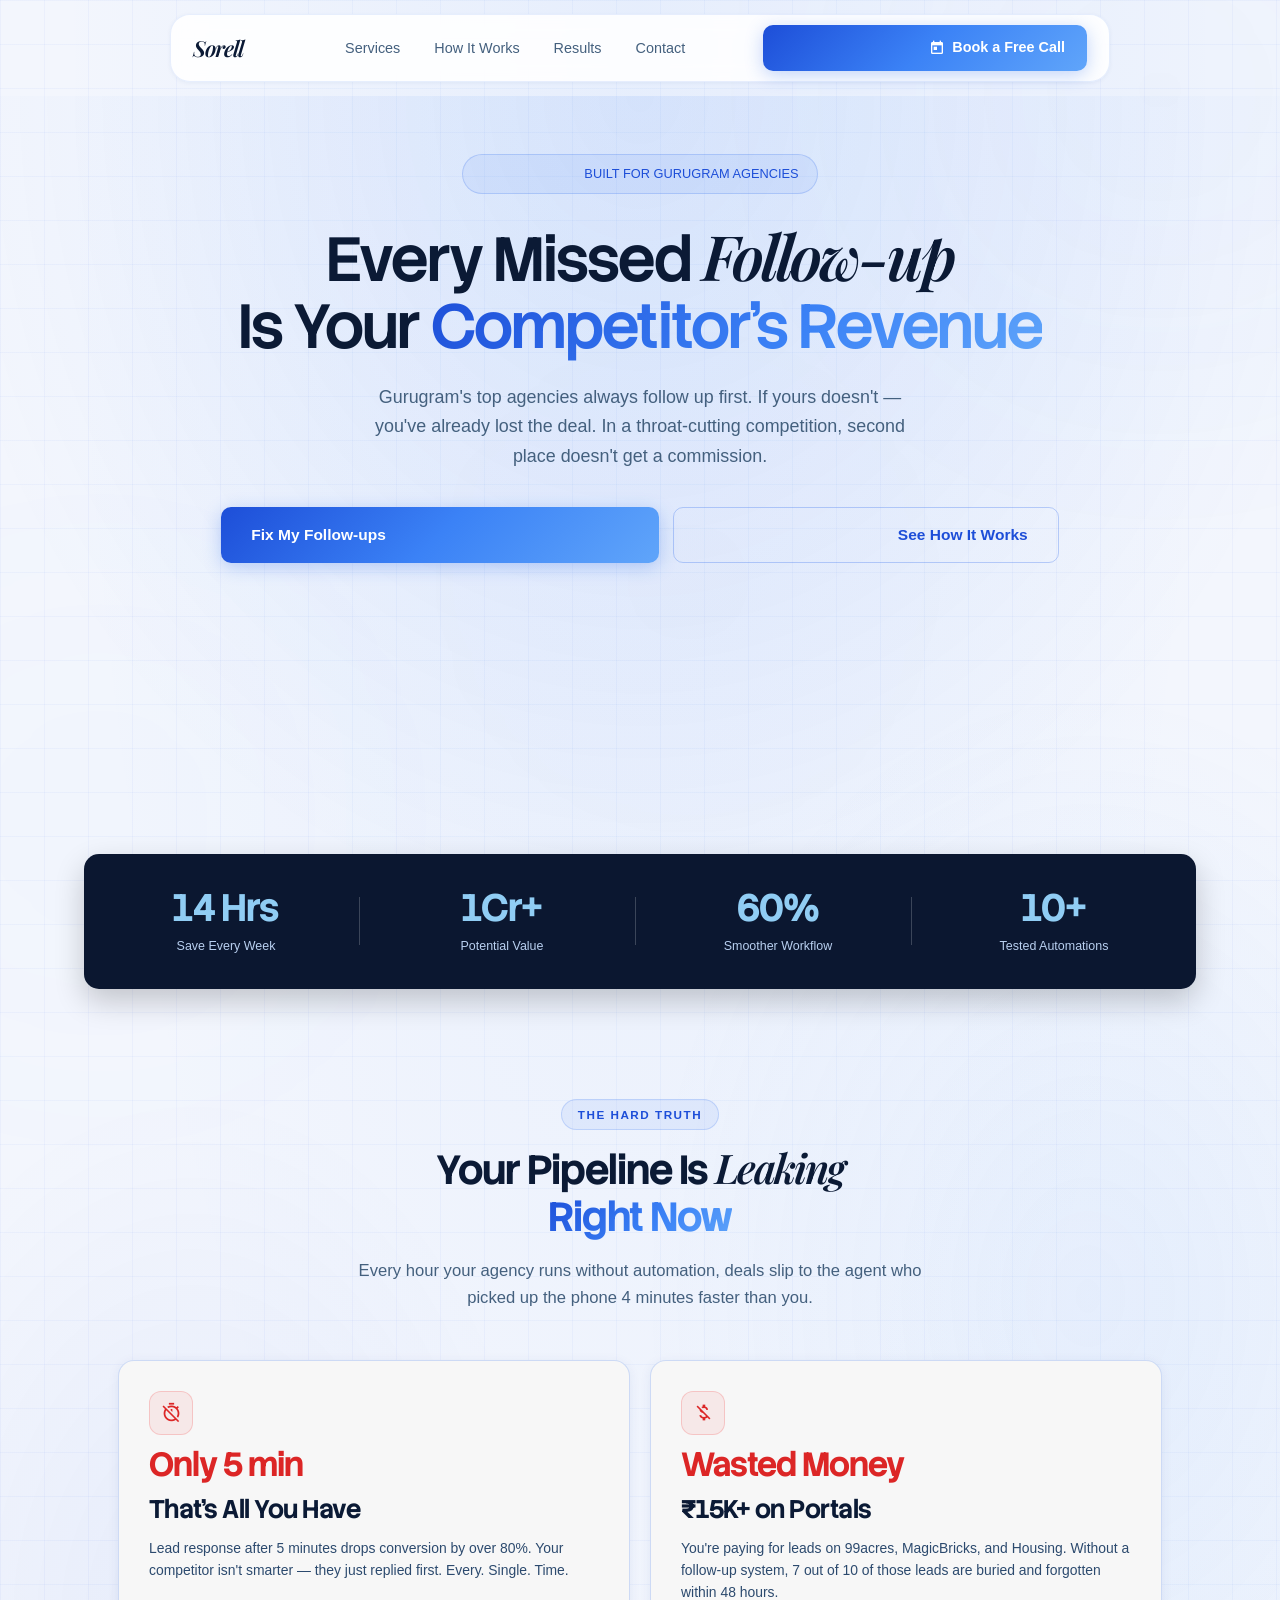
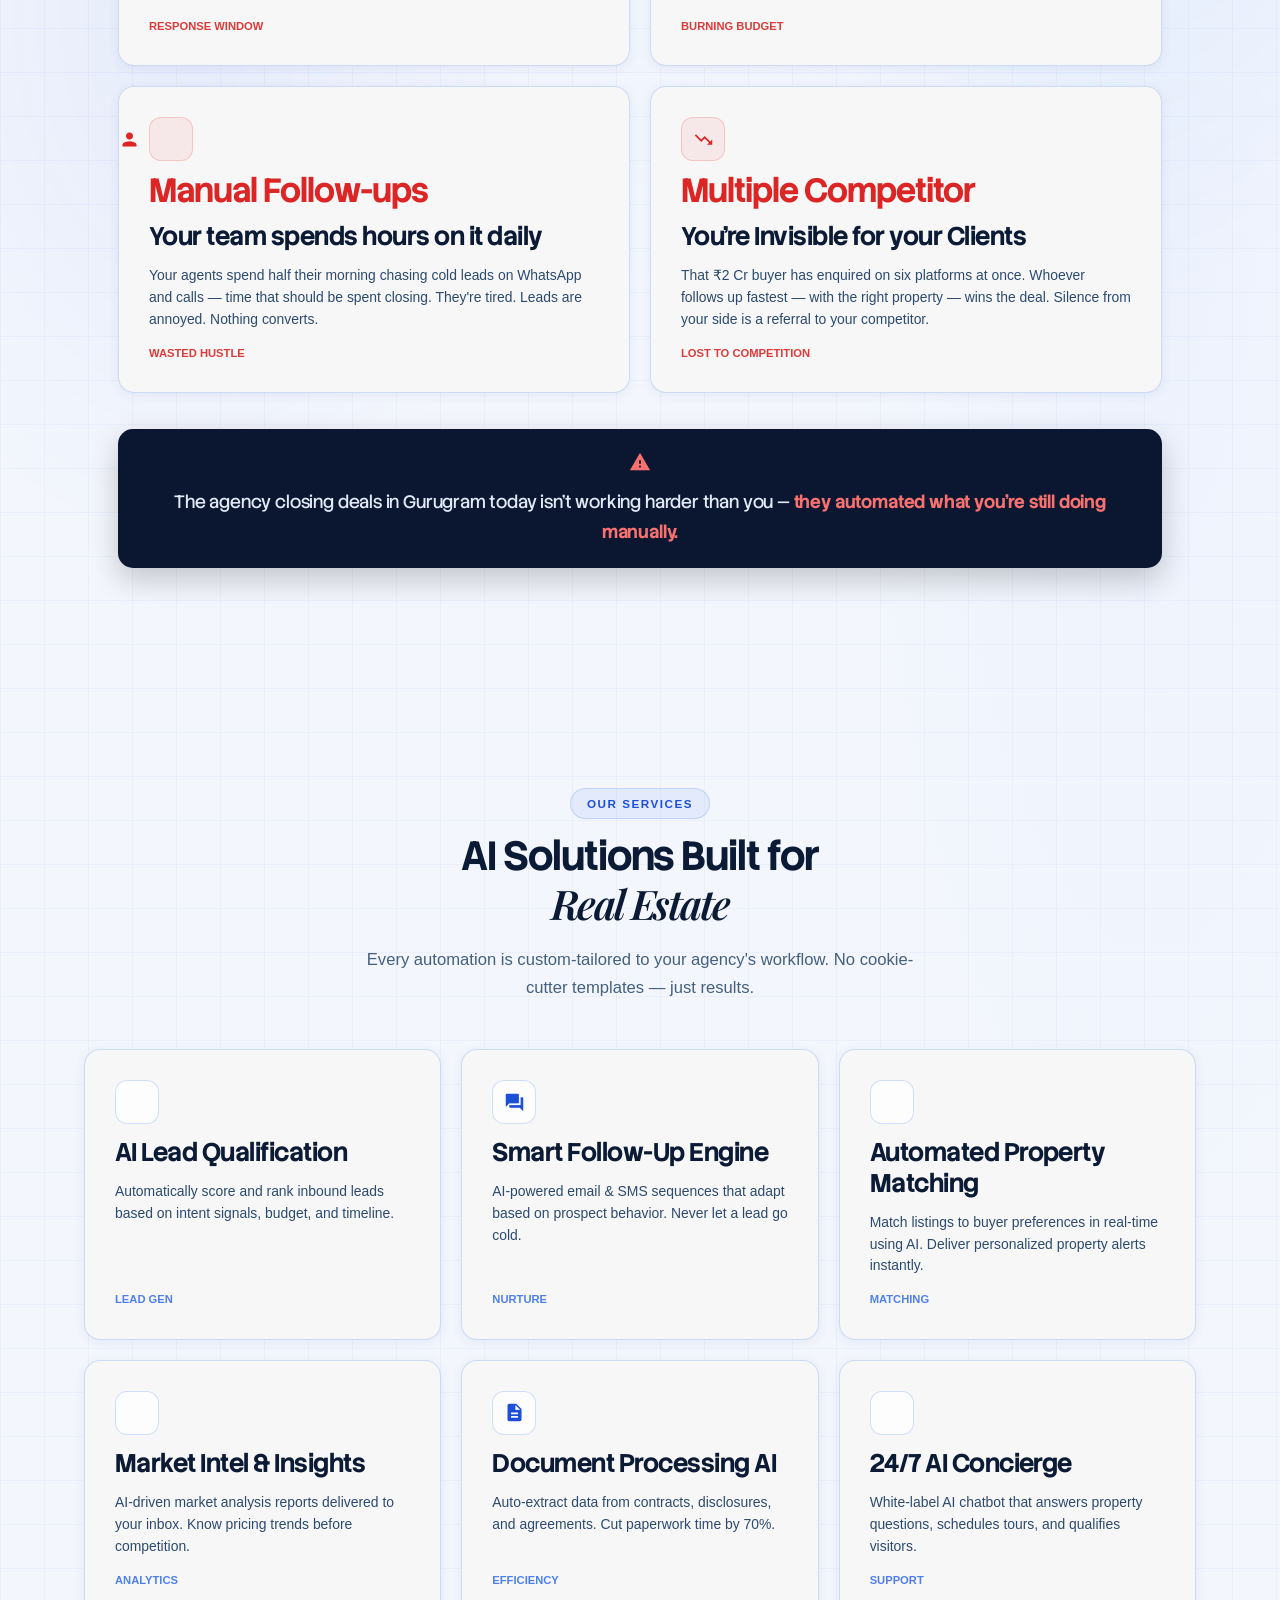
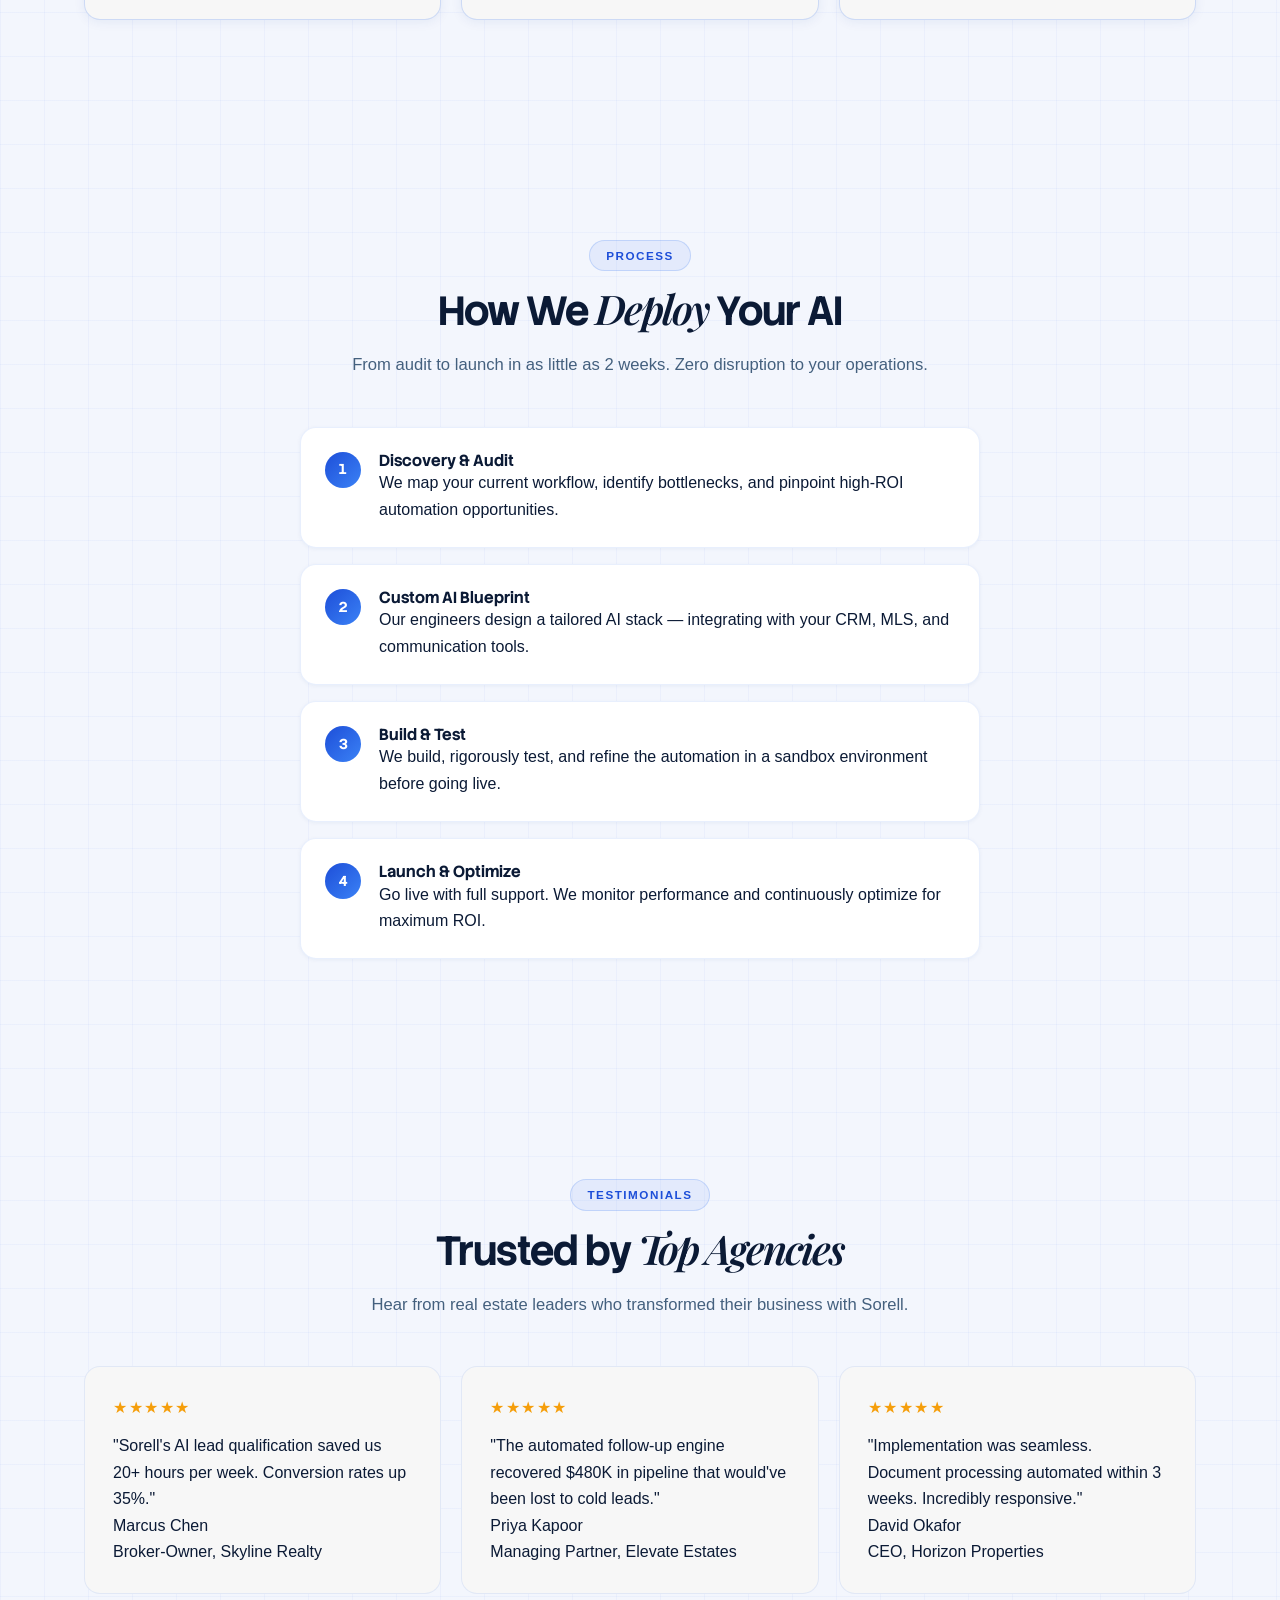
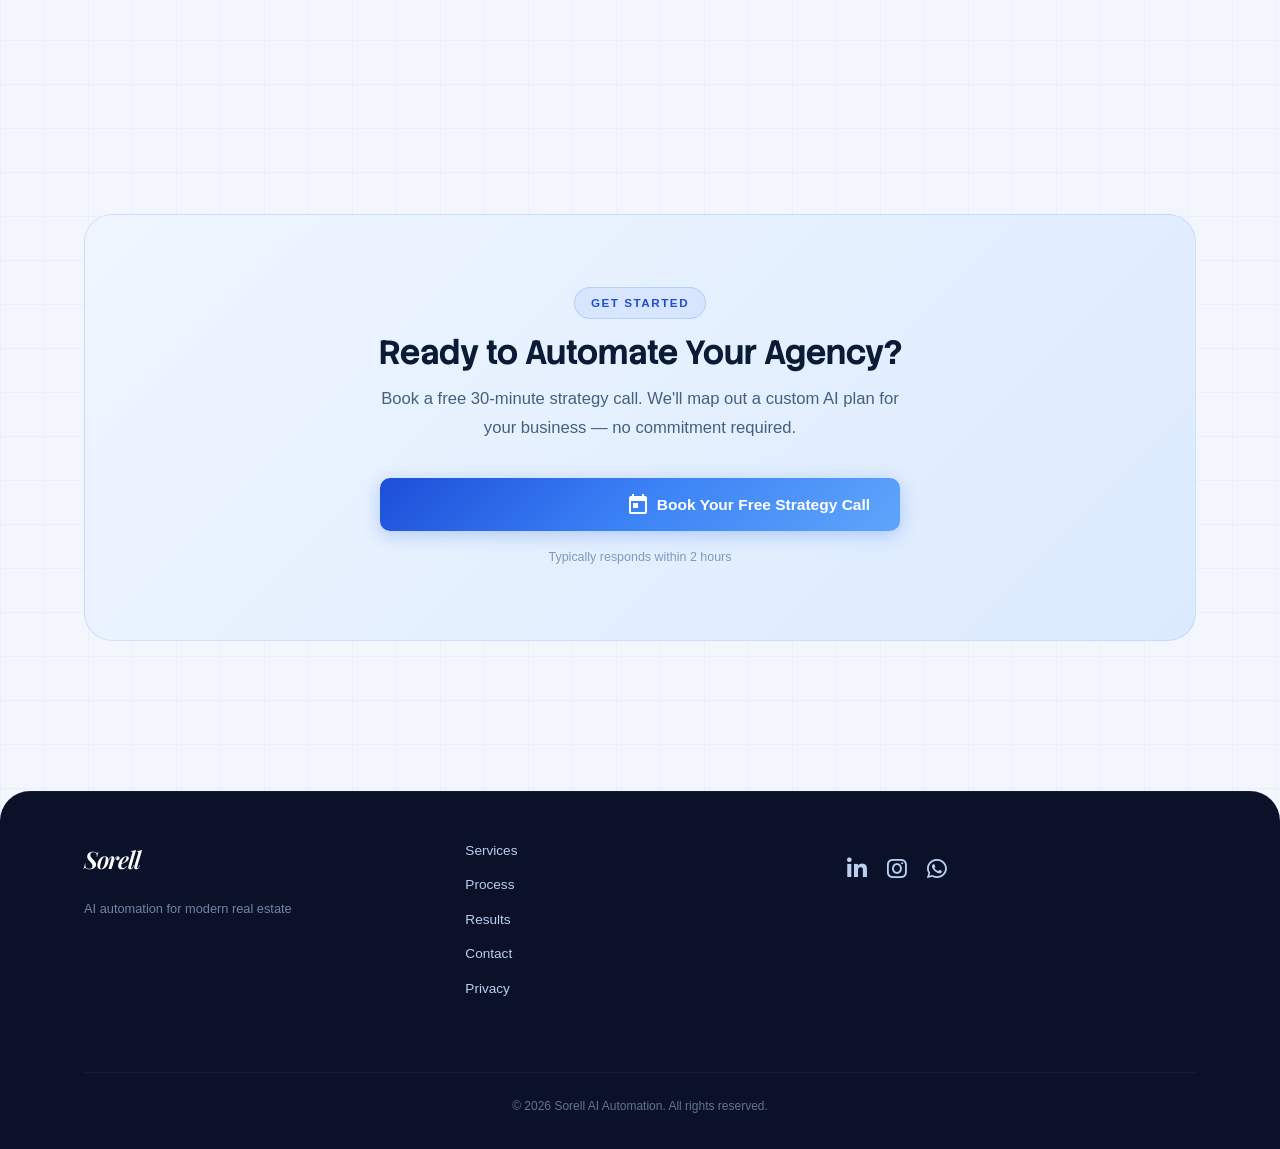
<file: index.html>
<!DOCTYPE html>
<html lang="en">
<head>
    <meta charset="UTF-8">
    <meta name="viewport" content="width=device-width, initial-scale=1.0, viewport-fit=cover">
    <title>Sorell — AI Automation for Real Estate Agencies</title>
    <meta name="description" content="AI automation workflows for real estate agencies — capture leads, nurture prospects, and close deals faster.">
    <!-- Canonical -->
<link rel="canonical" href="https://sorell.in/" />

<!-- Open Graph (WhatsApp, LinkedIn previews) -->
<meta property="og:type"        content="website" />
<meta property="og:url"         content="https://sorell.in/" />
<meta property="og:title"       content="Sorell — AI Automation for Real Estate Agencies" />
<meta property="og:description" content="Gurugram's top agencies always follow up first. Sorell automates your lead follow-ups, nurturing, and workflows so you never lose a deal to a slow response." />
<meta property="og:image"       content="https://sorell.in/og-image.png" />
<meta property="og:locale"      content="en_IN" />
<meta property="og:site_name"   content="Sorell" />

<!-- Twitter / X -->
<meta name="twitter:card"        content="summary_large_image" />
<meta name="twitter:title"       content="Sorell — AI Automation for Real Estate Agencies" />
<meta name="twitter:description" content="Automate follow-ups, nurture leads, and close more deals. Built for Gurugram real estate agencies." />
<meta name="twitter:image"       content="https://sorell.in/og-image.png" />

<!-- SEO extras -->
<meta name="robots"   content="index, follow" />
<meta name="author"   content="Sorell" />
<meta name="keywords" content="AI automation real estate Gurugram, lead follow-up automation, real estate CRM automation, Sorell" />

    <link rel="icon" type="image/png" href="favicon%20(5).png">
    <link rel="apple-touch-icon" href="apple-touch-icon%20(2).png">

    <link rel="preconnect" href="https://fonts.googleapis.com">
    <link rel="preconnect" href="https://fonts.gstatic.com" crossorigin>
    <link href="https://fonts.googleapis.com/css2?family=DM+Sans:ital,opsz,wght@0,9..40,400;0,9..40,500;0,9..40,600;1,9..40,400&family=Google+Sans+Flex:ital,opsz,wght@0,17..18,400..700;1,17..18,400..700&family=Stack+Sans+Headline:wght@400;500;600;700&display=swap" rel="stylesheet">
    <!-- Playfair Display for Logo + hero "Real Estate Agency" phrase -->
    <link href="https://fonts.googleapis.com/css2?family=Playfair+Display:ital,wght@0,400..900;1,400..900&display=swap" rel="stylesheet">

    <link href="https://fonts.googleapis.com/icon?family=Material+Icons" rel="stylesheet" media="print" onload="this.media='all'">
    <link rel="stylesheet" href="https://cdnjs.cloudflare.com/ajax/libs/font-awesome/6.0.0-beta3/css/all.min.css">
    <noscript><link href="https://fonts.googleapis.com/icon?family=Material+Icons" rel="stylesheet"></noscript>

    <script src="https://cdnjs.cloudflare.com/ajax/libs/gsap/3.12.5/gsap.min.js" defer></script>

    <style>
        *,*::before,*::after{margin:0;padding:0;box-sizing:border-box}

        html{scroll-behavior:smooth;-webkit-font-smoothing:antialiased;font-size:16px}

        body{
            font-family:'Google Sans Flex', sans-serif;
            background-color:#f3f6fd;
            color:#0b1a35;
            line-height:1.65;
            overflow-x:hidden;
            background-image:
                linear-gradient(rgba(37,99,235,0.045) 1px,transparent 1px),
                linear-gradient(90deg,rgba(37,99,235,0.045) 1px,transparent 1px),
                radial-gradient(ellipse 70% 50% at 50% 0%,rgba(59,130,246,0.07) 0%,transparent 65%),
                radial-gradient(ellipse 40% 30% at 90% 30%,rgba(96,165,250,0.05) 0%,transparent 60%);
            background-size:44px 44px,44px 44px,100% 100%,100% 100%;
        }

        h1,h2,h3,h4,h5,.hero-stat-value,.step-number{
            font-family:'Stack Sans Headline','Google Sans Flex',system-ui,sans-serif;
            line-height:1.15;
        }

        /* Orbs */
        .bg-orb{position:fixed;border-radius:50%;filter:blur(140px);opacity:.35;pointer-events:none;z-index:0;animation:orbFloat 20s ease-in-out infinite}
        .bg-orb--1{width:480px;height:480px;background:rgba(59,130,246,.12);top:-150px;right:-120px}
        .bg-orb--2{width:360px;height:360px;background:rgba(147,197,253,.09);bottom:-100px;left:-80px;animation-delay:-8s;animation-duration:23s}
        .bg-orb--3{width:300px;height:300px;background:rgba(29,78,216,.07);top:48%;left:42%;animation-delay:-4s;animation-duration:26s}
        @keyframes orbFloat{0%,100%{transform:translate(0,0) scale(1)}25%{transform:translate(44px,-54px) scale(1.08)}50%{transform:translate(-32px,34px) scale(.93)}75%{transform:translate(-52px,-28px) scale(1.05)}}

        .container{width:100%;max-width:1180px;margin:0 auto;padding:0 clamp(18px,4vw,34px);position:relative;z-index:1}

        /* ── Header ── */
        .header{position:sticky;top:0;z-index:100;padding:14px clamp(18px,4vw,34px);pointer-events:none;background:transparent;isolation:isolate}

        .header-inner{
            display:flex;
            align-items:center;
            justify-content:space-between;
            padding:10px 22px;
            max-width:940px;
            margin:0 auto;
            background:rgba(255,255,255,.88);
            backdrop-filter:blur(10px);
            border:1px solid rgba(37,99,235,.10);
            border-radius:20px;
            box-shadow:0 1px 4px rgba(20,60,140,.06);
            transition:box-shadow .3s,border-color .3s;
            pointer-events:auto;
        }
        .header-inner.scrolled{box-shadow:0 4px 28px rgba(20,60,140,.10);border-color:rgba(37,99,235,.24)}

        /* Logo — Playfair Display, pinned left */
        .logo{
            font-family:'Playfair Display',serif;
            font-weight:600;
            font-style:italic;
            font-size:1.38rem;
            letter-spacing:-0.045em;
            color:#0b1a35;
            text-decoration:none;
            white-space:nowrap;
            flex-shrink:0;
            padding-right:28px;
        }
        .footer-col .logo{color:#fff;font-size:1.5rem;padding-right:0}

        /* Nav — takes flex space, centers its links */
        .header-inner nav[aria-label="Main navigation"]{flex:1;display:flex;justify-content:center}

        .nav-links{display:flex;align-items:center;gap:clamp(18px,3vw,34px);list-style:none}
        .nav-links a{color:#44607e;text-decoration:none;font-weight:500;font-size:.9rem;transition:color .2s}
        .nav-links a:hover{color:#1d4ed8}

        /* Buttons */
        .btn{
            display:inline-flex;align-items:center;gap:7px;
            padding:11px 22px;border-radius:10px;
            font-family:'Google Sans Flex',sans-serif;font-weight:600;font-size:.9rem;
            cursor:pointer;border:none;text-decoration:none;white-space:nowrap;
            transition:all .28s cubic-bezier(.25,.46,.45,.94);
            flex-shrink:0;
        }
        .btn-primary{background:linear-gradient(135deg,#1d4ed8,#3b82f6,#60a5fa);color:#fff;box-shadow:0 4px 18px rgba(37,99,235,.28)}
        .btn-primary:hover{box-shadow:0 8px 30px rgba(37,99,235,.40);transform:translateY(-2px)}

        /* Outline btn — same lift + glow as primary, keeps its own color */
        .btn-outline{background:transparent;border:1.5px solid rgba(37,99,235,.28);color:#1d4ed8}
        .btn-outline:hover{border-color:#2563eb;background:rgba(37,99,235,.05);box-shadow:0 8px 30px rgba(37,99,235,.18);transform:translateY(-2px)}

        .btn-lg{padding:14px 30px;font-size:.97rem}

        /* Nav CTA — only visible on desktop */
        .btn-nav-cta{flex-shrink:0;margin-left:4px}

        /* Hamburger */
        .mobile-menu-btn{display:none;background:none;border:none;color:#0b1a35;cursor:pointer;padding:6px;border-radius:8px;flex-shrink:0}
        .mobile-menu-btn .material-icons{font-size:26px;transition:transform .3s cubic-bezier(.34,1.56,.64,1)}
        .mobile-menu-btn.open .material-icons{transform:rotate(90deg)}

        /* Mobile pill */
        .mobile-nav-pill{
            position:fixed;top:66px;left:14px;right:14px;z-index:200;
            background:rgba(255,255,255,.96);backdrop-filter:blur(28px);
            border:1px solid rgba(37,99,235,.10);border-radius:22px;
            padding:10px 12px 18px;display:flex;flex-direction:column;gap:2px;
            opacity:0;pointer-events:none;
            transform:scaleY(.88) translateY(-8px);transform-origin:top right;
            box-shadow:0 24px 64px rgba(20,60,140,.14),inset 0 1px 0 rgba(255,255,255,.9);
        }
        .mobile-nav-pill.open{pointer-events:auto}
        .mobile-nav-pill::before{content:'';position:absolute;top:0;left:12%;right:12%;height:1px;background:linear-gradient(90deg,transparent,rgba(37,99,235,.5) 40%,rgba(96,165,250,.8) 50%,rgba(37,99,235,.5) 60%,transparent)}
        .mobile-nav-link{color:#44607e;text-decoration:none;font-size:1rem;font-weight:500;padding:11px 18px;border-radius:12px;display:block;transition:color .18s,background .18s}
        .mobile-nav-link:hover{color:#1d4ed8;background:rgba(37,99,235,.06)}
        .mobile-nav-divider{height:1px;background:rgba(37,99,235,.10);margin:2px 18px}
        .mobile-nav-pill .btn-primary{margin:10px 8px 4px;justify-content:center}

        /* ── Breakpoints ── */
        @media(max-width:768px){
            /* Hide desktop nav AND the nav CTA — hamburger pill has its own CTA */
            .nav-links,.btn-nav-cta,.header-inner nav[aria-label="Main navigation"]{display:none}
            .mobile-menu-btn{display:flex}
            .header{padding:10px}
            .header-inner{justify-content:space-between;padding:9px 18px;width:100%;max-width:100%}
            .logo{font-size:1.22rem;padding-right:0}
        }

        /* Sections */
        .section{padding:clamp(70px,10vw,110px) 0}
        .section-label{display:inline-block;font-size:.73rem;font-weight:600;letter-spacing:.13em;text-transform:uppercase;color:#1d4ed8;margin-bottom:14px;background:rgba(37,99,235,.08);padding:5px 16px;border-radius:50px;border:1px solid rgba(37,99,235,.18)}
        .section-title{font-size:clamp(2rem,4.5vw,2.55rem);letter-spacing:-.025em;margin-bottom:16px;color:#0b1a35}
        .section-subtitle{font-size:clamp(.93rem,2vw,1.04rem);color:#44607e;max-width:580px;margin:0 auto 48px}
        .text-center{text-align:center}
        .mx-auto{margin-left:auto;margin-right:auto}

        /* Hero */
        .hero{background:radial-gradient(ellipse 80% 55% at 50% 0%,rgba(59,130,246,.10) 0%,transparent 70%),radial-gradient(ellipse 50% 40% at 85% 55%,rgba(96,165,250,.07) 0%,transparent 70%),radial-gradient(ellipse 40% 35% at 15% 70%,rgba(29,78,216,.06) 0%,transparent 70%);position:relative;z-index:1}
        .hero-main{min-height:82dvh;display:flex;flex-direction:column;justify-content:flex-start;align-items:center;text-align:center;padding:58px 0 44px}
        .hero-badge{display:inline-flex;align-items:center;gap:7px;background:rgba(37,99,235,.08);border:1px solid rgba(37,99,235,.20);border-radius:50px;padding:7px 18px;font-size:.8rem;font-weight:500;color:#1d4ed8;margin-bottom:28px}
        .hero-title{font-family:'Stack Sans Headline','Google Sans Flex',sans-serif;font-size:clamp(2.6rem,7vw,3.9rem);font-weight:550;letter-spacing:-.03em;line-height:1.08;margin-bottom:22px;color:#0b1a35}
        .mobile-br{display:none}
        @media(max-width:640px){.mobile-br{display:block}}
        .hero-desc{font-size:clamp(1rem,2vw,1.12rem);color:#44607e;max-width:530px;margin:0 auto 36px}
        .hero-buttons{display:flex;flex-wrap:wrap;gap:14px;justify-content:center}

        /* Stats */
        .hero-stats{display:flex;flex-wrap:wrap;gap:clamp(20px,4vw,48px);justify-content:center;padding:32px 28px;margin-top:20px;background:#0b1730;border-radius:15px;box-shadow:0 12px 30px rgba(0,0,0,.2);backdrop-filter:blur(2px)}
        .hero-stat{flex:1;min-width:100px;text-align:center;position:relative;padding:0 16px}
        .hero-stat:not(:last-child)::after{content:'';position:absolute;right:-20px;top:50%;transform:translateY(-50%);width:1px;height:48px;background:rgba(255,255,255,.2)}
        .hero-stat-value{font-size:clamp(1.8rem,3.5vw,2.4rem);font-weight:700;color:#90cdf4;letter-spacing:-.02em}
        .hero-stat-label{font-size:.78rem;color:#b9d0f0;margin-top:6px;font-weight:500}
        @media(max-width:640px){
            .hero-stats{flex-direction:column;align-items:stretch;gap:16px;padding:28px 20px}
            .hero-stat:not(:last-child)::after{display:none}
            .hero-stat{border-bottom:1px solid rgba(255,255,255,.12);padding-bottom:12px}
            .hero-stat:last-child{border-bottom:none}
        }

        /* Cards */
        .card-glow-wrapper{background:#f7f7f7!important;border-radius:16px;border:1px solid rgba(37,99,235,.20);box-shadow:0 2px 12px rgba(20,60,140,.07);transition:border-color .3s,box-shadow .3s}
        .card-inner{position:relative;z-index:2;padding:clamp(22px,3.5vw,30px);display:flex;flex-direction:column;gap:13px;height:100%}
        .card-icon{width:44px;height:44px;border-radius:12px;background:rgba(255,255,255,.7);border:1px solid rgba(37,99,235,.2);display:flex;align-items:center;justify-content:center}
        .card-icon .material-icons{font-size:21px;color:#1d4ed8}
        .card-title{font-size:clamp(1.3rem,2.5vw,1.6rem);font-weight:700;color:#0b1a35;letter-spacing:-.02em;line-height:1.2}
        .card-desc{font-size:.87rem;color:#2c4a6e;line-height:1.58;flex-grow:1}
        .card-tag{font-size:.70rem;font-weight:600;color:#2563eb;text-transform:uppercase;opacity:.8}
        .services-grid{display:grid;gap:clamp(14px,2.5vw,20px);grid-template-columns:1fr;perspective:1000px}
        @media(min-width:600px){.services-grid{grid-template-columns:repeat(2,1fr)}}
        @media(min-width:960px){.services-grid{grid-template-columns:repeat(3,1fr)}}

        /* Steps */
        .steps-list{max-width:680px;margin:0 auto;display:flex;flex-direction:column;gap:16px}
        .step-item{display:flex;gap:18px;background:#fff;border-radius:16px;padding:clamp(18px,3vw,24px);border:1px solid rgba(37,99,235,.10);box-shadow:0 1px 4px rgba(20,60,140,.06);position:relative}
        .step-number{width:36px;height:36px;border-radius:50%;background:linear-gradient(135deg,#1d4ed8,#3b82f6);display:flex;align-items:center;justify-content:center;font-weight:700;font-size:.9rem;color:#fff;flex-shrink:0}

        /* Testimonials */
        .testimonials-grid{display:grid;gap:20px;grid-template-columns:1fr;perspective:1000px}
        @media(min-width:700px){.testimonials-grid{grid-template-columns:repeat(2,1fr)}}
        @media(min-width:1000px){.testimonials-grid{grid-template-columns:repeat(3,1fr)}}
        .testimonial-card{background:#f7f7f7;border-radius:16px;padding:clamp(22px,3.5vw,28px);border:1px solid rgba(37,99,235,.10);transition:all .2s}
        .testimonial-stars{color:#f59e0b;letter-spacing:1.5px;margin-bottom:12px}

        /* CTA section */
        .cta-section{text-align:center;background:linear-gradient(135deg,#eff6ff 0%,#dbeafe 100%);border-radius:28px;padding:clamp(44px,7vw,72px) clamp(22px,5vw,52px);border:1px solid rgba(37,99,235,.14)}
        .cta-title{font-size:clamp(1.6rem,3.8vw,2.1rem);margin-bottom:14px}
        /* Gap between description and button */
        .cta-desc{color:#44607e;font-size:clamp(.93rem,2vw,1.04rem);max-width:520px;margin:0 auto 36px;line-height:1.7}
        .cta-footnote{margin-top:16px;font-size:.78rem;color:#6b8ab0;opacity:.85}

        @media(max-width:520px){.cta-section .btn{width:100%;max-width:100%;justify-content:center}}

        /* Footer */
        .footer{background:#0a1128;color:#a0b5d9;border-radius:30px 30px 0px 0px;padding:48px 0 32px;border-top:1px solid rgba(255,255,255,.05);margin-top:40px}
        .footer-inner{display:flex;flex-wrap:wrap;justify-content:space-between;align-items:flex-start;gap:32px}
        .footer-col{flex:1;min-width:160px}
        .footer-col .logo{color:white;font-size:1.5rem;display:inline-block;margin-bottom:12px;padding-right:0}
        .footer-tagline{font-size:.8rem;opacity:.7;margin-top:6px}
        .footer-links{display:flex;flex-direction:column;gap:12px}
        .footer-links a,.footer-social a{color:#b9d0f0;text-decoration:none;font-size:.85rem;transition:color .2s}
        .footer-links a:hover,.footer-social a:hover{color:#3b82f6}
        .footer-social{display:flex;gap:20px;margin-top:12px}
        .footer-social a{font-size:1.4rem}
        .footer-copyright{width:100%;text-align:center;margin-top:40px;padding-top:24px;border-top:1px solid rgba(255,255,255,.08);font-size:.75rem;opacity:.6}
        @media(max-width:768px){.footer-inner{flex-direction:column;text-align:center;align-items:center}.footer-social{justify-content:center}}

        /* Reveals */
        .reveal{opacity:0;transform:translateY(28px);transition:opacity .7s ease,transform .7s cubic-bezier(.22,.61,.36,1)}
        .reveal.visible{opacity:1;transform:translateY(0)}
        .reveal-delay-1{transition-delay:.07s}
        .reveal-delay-2{transition-delay:.14s}
        .reveal-delay-3{transition-delay:.21s}
        .reveal-delay-4{transition-delay:.28s}
        .reveal-delay-5{transition-delay:.35s}
        .reveal-delay-6{transition-delay:.42s}

        .highlight{background:linear-gradient(135deg,#1d4ed8,#3b82f6 60%,#60a5fa);-webkit-background-clip:text;background-clip:text;color:transparent}

        /* Hero "Real Estate Agency" — Playfair Display italic, tight tracking */
        .hero-highlight-agency{
            font-family:'Playfair Display',serif;
            font-weight:600;
            font-style:italic;
            letter-spacing:-0.05em;
            display:inline;
        }

        /* Outward arrow on "Start Automating Today" CTA */
        .btn-primary .arrow-icon{
            display:inline-flex;
            align-items:center;
            justify-content:center;
            font-size:1.1rem;
            margin-left:2px;
            vertical-align:middle;
            transition:transform 0.28s cubic-bezier(0.2,0.9,0.4,1.2),opacity 0.28s ease;
            will-change:transform;
        }
        .btn-primary:hover .arrow-icon{
            transform:translate(5px,-5px);
            opacity:0.85;
        }
        /* ── Pain / Agitation Section ── */
.pain-grid{display:grid;gap:clamp(14px,2.5vw,20px);grid-template-columns:1fr}
@media(min-width:600px){.pain-grid{grid-template-columns:repeat(2,1fr)}}

.card-icon--pain{background:rgba(239,68,68,.08);border-color:rgba(239,68,68,.22)}
.card-icon--pain .material-icons{color:#dc2626}

.pain-card-number{
    font-family:'Stack Sans Headline','Google Sans Flex',sans-serif;
    font-size:clamp(1.7rem,3.5vw,2.1rem);
    font-weight:700;
    color:#dc2626;
    letter-spacing:-.03em;
    line-height:1;
}

/* Reality bar — mirrors hero-stats dark strip */
.pain-reality-bar{
    display:flex;
    align-items:center;
    justify-content:center;
    gap:14px;
    margin-top:clamp(24px,4vw,36px);
    padding:22px 28px;
    background:#0b1730;
    border-radius:15px;
    box-shadow:0 12px 30px rgba(0,0,0,.2);
    text-align:center;
    flex-wrap:wrap;
}
.pain-reality-bar .material-icons{color:#f87171;font-size:22px;flex-shrink:0}
.pain-reality-bar-text{
    font-family:'Stack Sans Headline','Google Sans Flex',sans-serif;
    font-size:clamp(.95rem,2.2vw,1.12rem);
    color:#e2eaf8;
    letter-spacing:-.01em;
}
.pain-reality-bar-text strong{color:#f87171}
    </style>
</head>
<body>

<div class="bg-orb bg-orb--1" aria-hidden="true"></div>
<div class="bg-orb bg-orb--2" aria-hidden="true"></div>
<div class="bg-orb bg-orb--3" aria-hidden="true"></div>

<!--
    HEADER LAYOUT
    Desktop : [Sorell ←gap→]  [Services · How It Works · Results · Contact]  [Book a Free Call]
    Mobile  : [Sorell]                                                          [☰]
-->
<header class="header" id="header">
    <div class="header-inner">

        <!-- Logo — always left-pinned -->
        <a href="#" class="logo" aria-label="Sorell Home">Sorell</a>

        <!-- Nav — flex:1 so it centres between logo and CTA (hidden on mobile) -->
        <nav aria-label="Main navigation">
            <ul class="nav-links">
                <li><a href="#services">Services</a></li>
                <li><a href="#how-it-works">How It Works</a></li>
                <li><a href="#testimonials">Results</a></li>
                <li><a href="#cta">Contact</a></li>
            </ul>
        </nav>

        <!-- CTA button — desktop only, hidden ≤768px -->
        <a href="https://wa.me/917876748412?text=I%20want%20to%20know%20how%20can%20I%20scale%20my%20Agency%21"
           target="_blank" rel="noopener noreferrer"
           class="btn btn-primary btn-nav-cta">
            <span class="material-icons" style="font-size:16px;">calendar_today</span>
            Book a Free Call
        </a>

        <!-- Hamburger — mobile only -->
        <button class="mobile-menu-btn" id="mobileMenuBtn" aria-label="Open menu" aria-expanded="false">
            <span class="material-icons" id="menuIcon">menu</span>
        </button>

    </div>
</header>

<!-- Mobile nav pill — the only CTA on mobile lives here -->
<nav class="mobile-nav-pill" id="mobileNavPill" aria-hidden="true">
    <a href="#services"     class="mobile-nav-link">Services</a>
    <div class="mobile-nav-divider"></div>
    <a href="#how-it-works" class="mobile-nav-link">How It Works</a>
    <div class="mobile-nav-divider"></div>
    <a href="#testimonials" class="mobile-nav-link">Results</a>
    <div class="mobile-nav-divider"></div>
    <a href="#cta"          class="mobile-nav-link">Contact</a>
    <a href="https://wa.me/917876748412?text=I%20want%20to%20know%20how%20can%20I%20scale%20my%20Agency%21"
       target="_blank" rel="noopener noreferrer"
       class="btn btn-primary btn-lg">Book a Call</a>
</nav>

<main>
    <!-- Hero -->
    <section class="hero" id="hero">
        <div class="container">
            <div class="hero-main">
                <div class="hero-badge reveal"><span class="material-icons">bolt</span> BUILT FOR GURUGRAM AGENCIES</div>
                <h1 class="hero-title reveal reveal-delay-1">Every Missed<br class="mobile-br"> <span class="hero-highlight-agency">Follow-up</span><br>Is Your <span class="highlight">Competitor's Revenue</span></h1>
                <p class="hero-desc reveal reveal-delay-2">Gurugram's top agencies always follow up first. If yours doesn't — you've already lost the deal. In a throat-cutting competition, second place doesn't get a commission.</p>
                <div class="hero-buttons reveal reveal-delay-3">
                    <a href="https://wa.me/917876748412?text=I%20want%20to%20know%20how%20can%20I%20scale%20my%20Agency%21"
                       target="_blank" rel="noopener noreferrer" class="btn btn-primary btn-lg">
                        Fix My Follow-ups
                        <span class="material-icons arrow-icon">arrow_outward</span>
                    </a>
                    <!-- Same hover lift/glow as primary, outline styling preserved -->
                    <a href="#how-it-works" class="btn btn-outline btn-lg">
                        <span class="material-icons" style="font-size:17px;">play_circle</span> See How It Works
                    </a>
                </div>
            </div>
            <div class="hero-stats reveal">
                <div class="hero-stat"><div class="hero-stat-value">14 Hrs</div><div class="hero-stat-label">Save Every Week</div></div>
                <div class="hero-stat"><div class="hero-stat-value">1Cr+</div><div class="hero-stat-label">Potential Value</div></div>
                <div class="hero-stat"><div class="hero-stat-value">60%</div><div class="hero-stat-label">Smoother Workflow</div></div>
                <div class="hero-stat"><div class="hero-stat-value">10+</div><div class="hero-stat-label">Tested Automations</div></div>
            </div>
            <!-- Pain / Agitation -->
<section class="section" id="pain">
    <div class="container">
        <div class="text-center reveal">
            <span class="section-label">The Hard Truth</span>
            <h2 class="section-title">Your Pipeline Is <span class="hero-highlight-agency">Leaking</span><br><span class="highlight">Right Now</span></h2>
            <p class="section-subtitle mx-auto">Every hour your agency runs without automation, deals slip to the agent who picked up the phone 4 minutes faster than you.</p>
        </div>

        <div class="pain-grid">
            <div class="card-glow-wrapper reveal reveal-delay-1">
                <div class="card-inner">
                    <div class="card-icon card-icon--pain"><span class="material-icons">timer_off</span></div>
                    <div class="pain-card-number">Only 5 min</div>
                    <h3 class="card-title">That's All You Have</h3>
                    <p class="card-desc">Lead response after 5 minutes drops conversion by over 80%. Your competitor isn't smarter — they just replied first. Every. Single. Time.</p>
                    <span class="card-tag" style="color:#dc2626;opacity:.9">Response Window</span>
                </div>
            </div>

            <div class="card-glow-wrapper reveal reveal-delay-2">
                <div class="card-inner">
                    <div class="card-icon card-icon--pain"><span class="material-icons">money_off</span></div>
                    <div class="pain-card-number">Wasted Money</div>
                    <h3 class="card-title">₹15K+ on Portals</h3>
                    <p class="card-desc">You're paying for leads on 99acres, MagicBricks, and Housing. Without a follow-up system, 7 out of 10 of those leads are buried and forgotten within 48 hours.</p>
                    <span class="card-tag" style="color:#dc2626;opacity:.9">Burning Budget</span>
                </div>
            </div>

            <div class="card-glow-wrapper reveal reveal-delay-3">
                <div class="card-inner">
                    <div class="card-icon card-icon--pain"><span class="material-icons">person_off</span></div>
                    <div class="pain-card-number">Manual Follow-ups</div>
                    <h3 class="card-title">Your team spends hours on it daily</h3>
                    <p class="card-desc">Your agents spend half their morning chasing cold leads on WhatsApp and calls — time that should be spent closing. They're tired. Leads are annoyed. Nothing converts.</p>
                    <span class="card-tag" style="color:#dc2626;opacity:.9">Wasted Hustle</span>
                </div>
            </div>

            <div class="card-glow-wrapper reveal reveal-delay-4">
                <div class="card-inner">
                    <div class="card-icon card-icon--pain"><span class="material-icons">trending_down</span></div>
                    <div class="pain-card-number">Multiple Competitor</div>
                    <h3 class="card-title">You're Invisible for your Clients</h3>
                    <p class="card-desc">That ₹2 Cr buyer has enquired on six platforms at once. Whoever follows up fastest — with the right property — wins the deal. Silence from your side is a referral to your competitor.</p>
                    <span class="card-tag" style="color:#dc2626;opacity:.9">Lost to Competition</span>
                </div>
            </div>
        </div>

        <div class="pain-reality-bar reveal">
            <span class="material-icons">warning</span>
            <p class="pain-reality-bar-text">
                The agency closing deals in Gurugram today isn't working harder than you —
                <strong>they automated what you're still doing manually.</strong>
            </p>
        </div>
    </div>
</section>
        </div>
    </section>

    <!-- Services -->
    <section class="section" id="services">
        <div class="container">
            <div class="text-center reveal"><span class="section-label">Our Services</span><h2 class="section-title">AI Solutions Built for<br><span class="hero-highlight-agency">Real Estate</span></h2><p class="section-subtitle mx-auto">Every automation is custom-tailored to your agency's workflow. No cookie-cutter templates — just results.</p></div>
            <div class="services-grid">
                <div class="card-glow-wrapper reveal reveal-delay-1"><div class="card-inner"><div class="card-icon"><span class="material-icons">psychology</span></div><h3 class="card-title">AI Lead Qualification</h3><p class="card-desc">Automatically score and rank inbound leads based on intent signals, budget, and timeline.</p><span class="card-tag">Lead Gen</span></div></div>
                <div class="card-glow-wrapper reveal reveal-delay-2"><div class="card-inner"><div class="card-icon"><span class="material-icons">forum</span></div><h3 class="card-title">Smart Follow-Up Engine</h3><p class="card-desc">AI-powered email & SMS sequences that adapt based on prospect behavior. Never let a lead go cold.</p><span class="card-tag">Nurture</span></div></div>
                <div class="card-glow-wrapper reveal reveal-delay-3"><div class="card-inner"><div class="card-icon"><span class="material-icons">apartment</span></div><h3 class="card-title">Automated Property Matching</h3><p class="card-desc">Match listings to buyer preferences in real-time using AI. Deliver personalized property alerts instantly.</p><span class="card-tag">Matching</span></div></div>
                <div class="card-glow-wrapper reveal reveal-delay-4"><div class="card-inner"><div class="card-icon"><span class="material-icons">analytics</span></div><h3 class="card-title">Market Intel & Insights</h3><p class="card-desc">AI-driven market analysis reports delivered to your inbox. Know pricing trends before competition.</p><span class="card-tag">Analytics</span></div></div>
                <div class="card-glow-wrapper reveal reveal-delay-5"><div class="card-inner"><div class="card-icon"><span class="material-icons">description</span></div><h3 class="card-title">Document Processing AI</h3><p class="card-desc">Auto-extract data from contracts, disclosures, and agreements. Cut paperwork time by 70%.</p><span class="card-tag">Efficiency</span></div></div>
                <div class="card-glow-wrapper reveal reveal-delay-6"><div class="card-inner"><div class="card-icon"><span class="material-icons">support_agent</span></div><h3 class="card-title">24/7 AI Concierge</h3><p class="card-desc">White-label AI chatbot that answers property questions, schedules tours, and qualifies visitors.</p><span class="card-tag">Support</span></div></div>
            </div>
        </div>
    </section>

    <!-- How It Works -->
    <section class="section" id="how-it-works">
        <div class="container">
            <div class="text-center reveal"><span class="section-label">Process</span><h2 class="section-title">How We <span class="hero-highlight-agency">Deploy</span> Your AI</h2><p class="section-subtitle mx-auto">From audit to launch in as little as 2 weeks. Zero disruption to your operations.</p></div>
            <div class="steps-list">
                <div class="step-item reveal reveal-delay-1"><div class="step-number">1</div><div class="step-content"><h4>Discovery & Audit</h4><p>We map your current workflow, identify bottlenecks, and pinpoint high-ROI automation opportunities.</p></div></div>
                <div class="step-item reveal reveal-delay-2"><div class="step-number">2</div><div class="step-content"><h4>Custom AI Blueprint</h4><p>Our engineers design a tailored AI stack — integrating with your CRM, MLS, and communication tools.</p></div></div>
                <div class="step-item reveal reveal-delay-3"><div class="step-number">3</div><div class="step-content"><h4>Build & Test</h4><p>We build, rigorously test, and refine the automation in a sandbox environment before going live.</p></div></div>
                <div class="step-item reveal reveal-delay-4"><div class="step-number">4</div><div class="step-content"><h4>Launch & Optimize</h4><p>Go live with full support. We monitor performance and continuously optimize for maximum ROI.</p></div></div>
            </div>
        </div>
    </section>

    <!-- Testimonials -->
    <section class="section" id="testimonials">
        <div class="container">
            <div class="text-center reveal"><span class="section-label">Testimonials</span><h2 class="section-title">Trusted by <span class="hero-highlight-agency">Top Agencies</span></h2><p class="section-subtitle mx-auto">Hear from real estate leaders who transformed their business with Sorell.</p></div>
            <div class="testimonials-grid">
                <div class="testimonial-card reveal reveal-delay-1"><div class="testimonial-stars">★★★★★</div><p class="testimonial-quote">"Sorell's AI lead qualification saved us 20+ hours per week. Conversion rates up 35%."</p><p class="testimonial-author">Marcus Chen</p><p class="testimonial-role">Broker-Owner, Skyline Realty</p></div>
                <div class="testimonial-card reveal reveal-delay-2"><div class="testimonial-stars">★★★★★</div><p class="testimonial-quote">"The automated follow-up engine recovered $480K in pipeline that would've been lost to cold leads."</p><p class="testimonial-author">Priya Kapoor</p><p class="testimonial-role">Managing Partner, Elevate Estates</p></div>
                <div class="testimonial-card reveal reveal-delay-3"><div class="testimonial-stars">★★★★★</div><p class="testimonial-quote">"Implementation was seamless. Document processing automated within 3 weeks. Incredibly responsive."</p><p class="testimonial-author">David Okafor</p><p class="testimonial-role">CEO, Horizon Properties</p></div>
            </div>
        </div>
    </section>

    <!-- CTA -->
    <section class="section" id="cta">
        <div class="container">
            <div class="cta-section reveal">
                <span class="section-label">Get Started</span>
                <h2 class="cta-title">Ready to Automate Your Agency?</h2>
                <!-- 36px margin-bottom on .cta-desc creates the aesthetic gap before the button -->
                <p class="cta-desc">Book a free 30-minute strategy call. We'll map out a custom AI plan for your business — no commitment required.</p>
                <a href="https://wa.me/917876748412?text=I%20want%20to%20know%20how%20can%20I%20scale%20my%20Agency%21"
                   target="_blank" rel="noopener noreferrer"
                   class="btn btn-primary btn-lg">
                    <span class="material-icons">calendar_today</span> Book Your Free Strategy Call
                </a>
                <p class="cta-footnote">Typically responds within 2 hours</p>
            </div>
        </div>
    </section>
</main>

<footer class="footer">
    <div class="container footer-inner">
        <div class="footer-col">
            <a href="#" class="logo" aria-label="Sorell Home">Sorell</a>
            <div class="footer-tagline">AI automation for modern real estate</div>
        </div>
        <div class="footer-col">
            <div class="footer-links">
                <a href="#services">Services</a>
                <a href="#how-it-works">Process</a>
                <a href="#testimonials">Results</a>
                <a href="#cta">Contact</a>
                <a href="#">Privacy</a>
            </div>
        </div>
        <div class="footer-col">
            <div class="footer-social">
                <a href="https://www.linkedin.com/"  target="_blank" rel="noopener noreferrer" aria-label="LinkedIn"><i class="fab fa-linkedin-in"></i></a>
                <a href="https://www.instagram.com/gro.w.anurag/" target="_blank" rel="noopener noreferrer" aria-label="Instagram"><i class="fab fa-instagram"></i></a>
                <a href="https://wa.me/917876748412?text=I%20want%20to%20know%20how%20can%20I%20scale%20my%20Agency%21" target="_blank" rel="noopener noreferrer" aria-label="WhatsApp"><i class="fab fa-whatsapp"></i></a>
            </div>
        </div>
        <div class="footer-copyright">&copy; 2026 Sorell AI Automation. All rights reserved.</div>
    </div>
</footer>

<script>
    // Mobile menu
    const menuBtn   = document.getElementById('mobileMenuBtn');
    const navPill   = document.getElementById('mobileNavPill');
    const menuIcon  = document.getElementById('menuIcon');
    const mobileLinks = document.querySelectorAll('.mobile-nav-link');
    const pillItems   = document.querySelectorAll('.mobile-nav-pill .mobile-nav-link, .mobile-nav-pill .btn, .mobile-nav-pill .mobile-nav-divider');
    let isOpen = false;

    function openMenu(){
        if(isOpen)return; isOpen=true;
        navPill.classList.add('open');
        navPill.setAttribute('aria-hidden','false');
        menuBtn.setAttribute('aria-expanded','true');
        menuBtn.classList.add('open');
        menuIcon.textContent='close';
        gsap.fromTo(navPill,{opacity:0,scaleX:.72,scaleY:.6,y:-14,transformOrigin:'top right'},{opacity:1,scaleX:1,scaleY:1,y:0,duration:.38,ease:'back.out(1.4)'});
        gsap.fromTo(pillItems,{opacity:0,y:-10},{opacity:1,y:0,duration:.24,stagger:.04,ease:'power2.out',delay:.14});
    }
    function closeMenu(){
        if(!isOpen)return; isOpen=false;
        menuBtn.setAttribute('aria-expanded','false');
        menuBtn.classList.remove('open');
        menuIcon.textContent='menu';
        gsap.to(navPill,{opacity:0,scaleX:.8,scaleY:.7,y:-10,transformOrigin:'top right',duration:.24,ease:'power2.in',onComplete(){navPill.classList.remove('open');navPill.setAttribute('aria-hidden','true');gsap.set(navPill,{clearProps:'all'})}});
    }

    menuBtn.addEventListener('click',()=>isOpen?closeMenu():openMenu());
    mobileLinks.forEach(l=>l.addEventListener('click',closeMenu));
    document.querySelectorAll('#mobileNavPill .btn').forEach(b=>b.addEventListener('click',closeMenu));
    document.addEventListener('keydown',e=>{if(e.key==='Escape'&&isOpen)closeMenu()});

    // 3D card tilt
    const tiltEls=document.querySelectorAll('.card-glow-wrapper,.testimonial-card');
    const MAX_TILT=10;
    tiltEls.forEach(el=>{
        el.addEventListener('pointermove',e=>{
            if(e.pointerType==='touch')return;
            const r=el.getBoundingClientRect();
            const dx=((e.clientX-r.left)/r.width-.5)*2;
            const dy=((e.clientY-r.top)/r.height-.5)*2;
            gsap.to(el,{rotateY:dx*MAX_TILT,rotateX:-dy*MAX_TILT,scale:.97,duration:.06,ease:'none',overwrite:'auto',boxShadow:`${-dx*10}px ${dy*7}px 36px rgba(20,60,140,.14),0 12px 36px rgba(20,60,140,.10)`});
        });
        el.addEventListener('pointerleave',e=>{
            if(e.pointerType==='touch')return;
            gsap.to(el,{rotateX:0,rotateY:0,scale:1,duration:.45,ease:'power3.out',overwrite:'auto',boxShadow:'none'});
        });
    });

    // Scroll reveal
    const revealObs=new IntersectionObserver(entries=>{
        entries.forEach(e=>{if(e.isIntersecting){e.target.classList.add('visible');revealObs.unobserve(e.target)}});
    },{rootMargin:'0px 0px -55px 0px',threshold:.07});
    document.querySelectorAll('.reveal').forEach(el=>revealObs.observe(el));

    // Smooth scroll
    document.querySelectorAll('a[href^="#"]').forEach(anchor=>{
        anchor.addEventListener('click',function(e){
            const hash=this.getAttribute('href');
            if(hash==='#')return;
            const target=document.querySelector(hash);
            if(target){e.preventDefault();const off=document.getElementById('header').offsetHeight+14;window.scrollTo({top:target.offsetTop-off,behavior:'smooth'})}
        });
    });

    // Nav shadow
    const headerInner=document.querySelector('.header-inner');
    window.addEventListener('scroll',()=>{headerInner.classList.toggle('scrolled',window.scrollY>20)},{passive:true});
</script>
</body>
</html>
</file>
